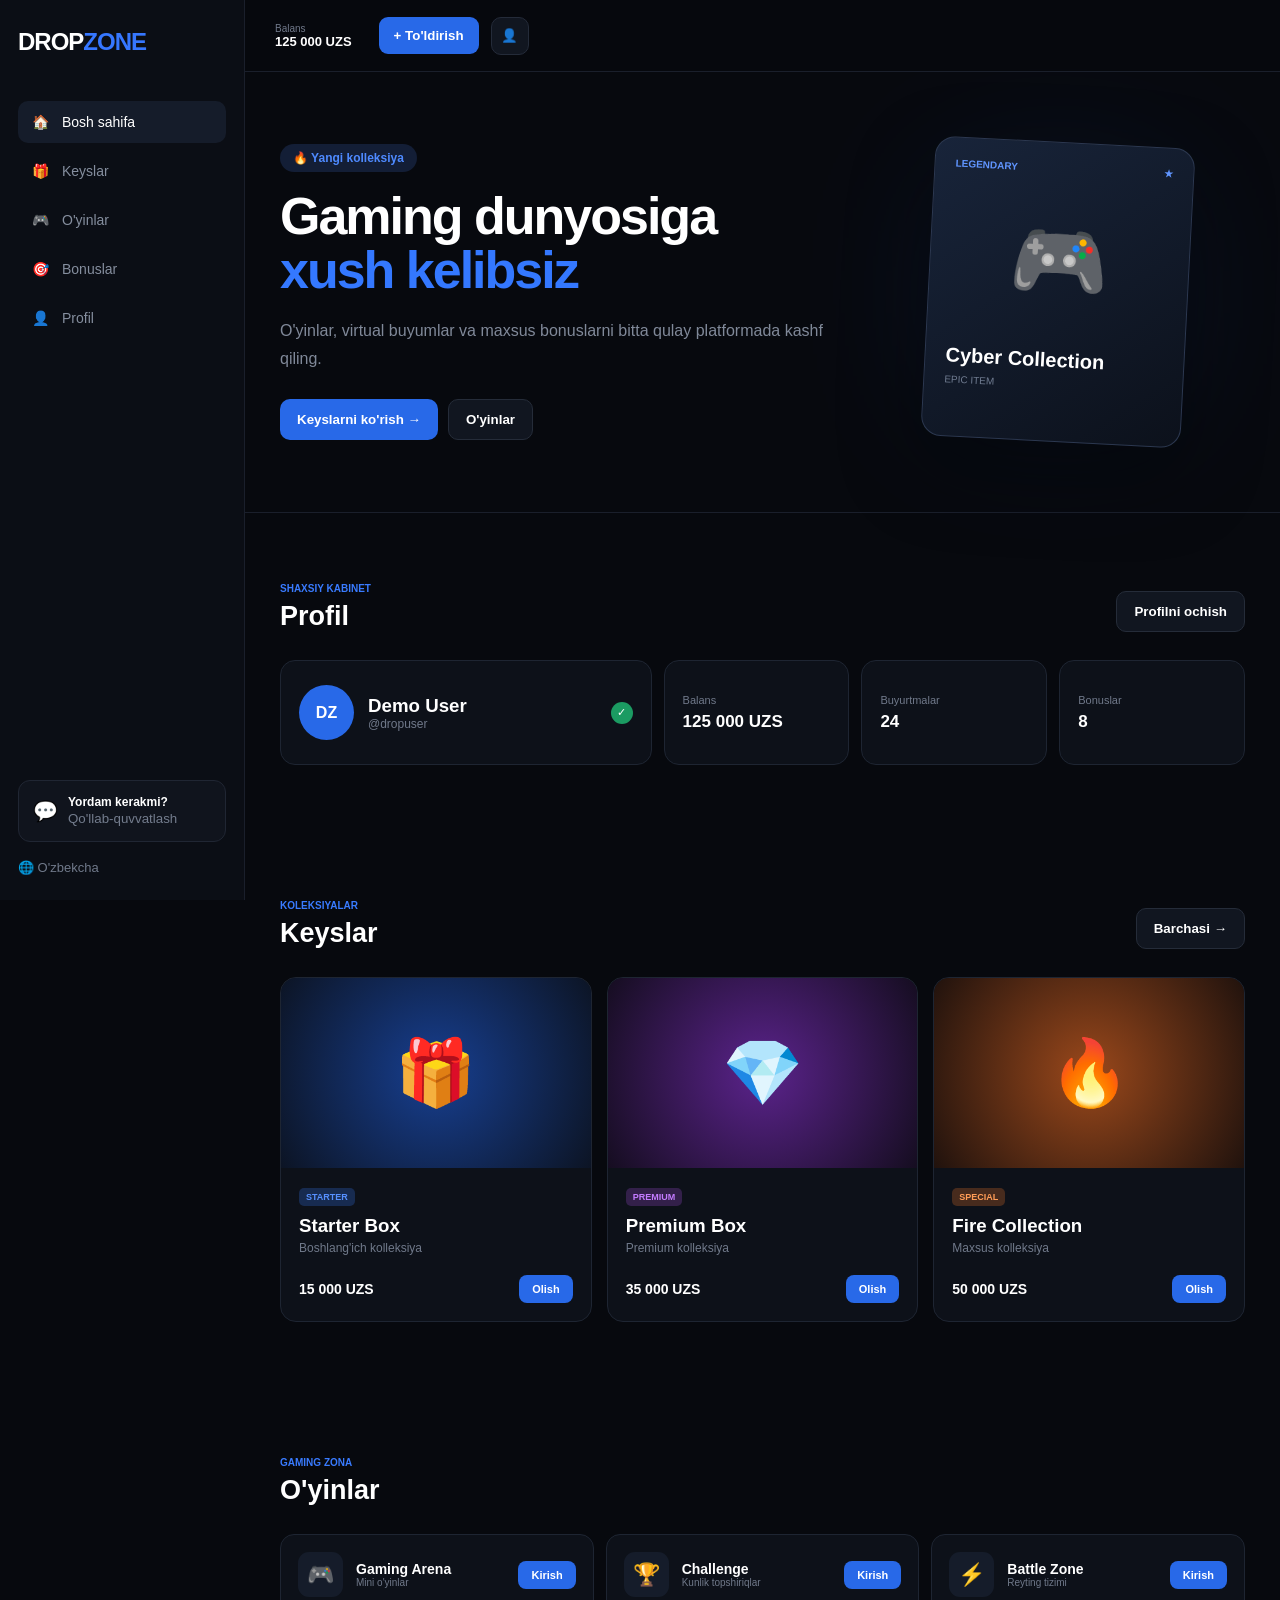
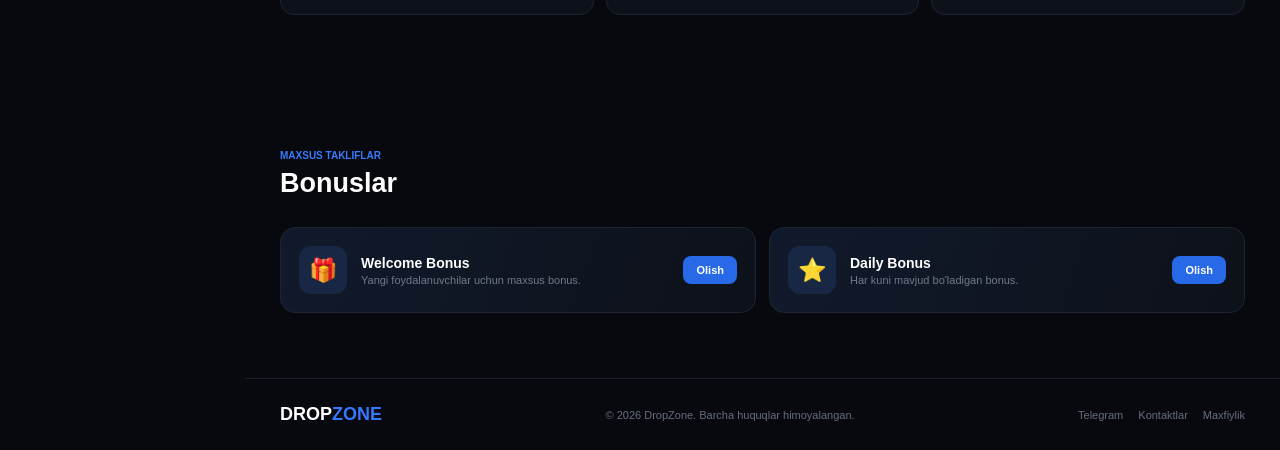
<file: index.html>
<!DOCTYPE html>
<html lang="uz">
<head>
  <meta charset="UTF-8">
  <meta name="viewport" content="width=device-width, initial-scale=1.0">

  <title>DropZone — Gaming Platform</title>

  <link rel="stylesheet" href="style.css">
</head>

<body>

  <!-- SIDEBAR -->

  <aside class="sidebar" id="sidebar">

    <div class="logo">
      DROP<span>ZONE</span>
    </div>

    <nav>

      <a href="#" class="nav-item active">
        <span>🏠</span>
        Bosh sahifa
      </a>

      <a href="#keys" class="nav-item">
        <span>🎁</span>
        Keyslar
      </a>

      <a href="#games" class="nav-item">
        <span>🎮</span>
        O'yinlar
      </a>

      <a href="#bonuses" class="nav-item">
        <span>🎯</span>
        Bonuslar
      </a>

      <a href="#profile" class="nav-item">
        <span>👤</span>
        Profil
      </a>

    </nav>

    <div class="sidebar-bottom">

      <div class="support">
        <span>💬</span>
        <div>
          <b>Yordam kerakmi?</b>
          <small>Qo'llab-quvvatlash</small>
        </div>
      </div>

      <div class="language">
        🌐 O'zbekcha
      </div>

    </div>

  </aside>


  <!-- MAIN -->

  <main class="main">

    <!-- HEADER -->

    <header class="header">

      <button
        class="menu-button"
        onclick="toggleSidebar()"
      >
        ☰
      </button>

      <div class="mobile-logo">
        DROP<span>ZONE</span>
      </div>

      <div class="header-right">

        <div class="balance">
          <span>Balans</span>
          <b id="balance">125 000 UZS</b>
        </div>

        <button
          class="deposit"
          onclick="openDeposit()"
        >
          + To'ldirish
        </button>

        <button
          class="profile-button"
          onclick="showProfile()"
        >
          👤
        </button>

      </div>

    </header>


    <!-- CONTENT -->

    <div class="content">

      <!-- HERO -->

      <section class="hero">

        <div class="hero-content">

          <div class="hero-badge">
            🔥 Yangi kolleksiya
          </div>

          <h1>
            Gaming dunyosiga
            <span>xush kelibsiz</span>
          </h1>

          <p>
            O'yinlar, virtual buyumlar va maxsus bonuslarni
            bitta qulay platformada kashf qiling.
          </p>

          <div class="hero-buttons">

            <button
              class="primary-button"
              onclick="scrollToSection('keys')"
            >
              Keyslarni ko'rish →
            </button>

            <button
              class="secondary-button"
              onclick="scrollToSection('games')"
            >
              O'yinlar
            </button>

          </div>

        </div>

        <div class="hero-art">
          <div class="glow"></div>

          <div class="game-card big-card">

            <div class="card-top">
              <span>LEGENDARY</span>
              <span>★</span>
            </div>

            <div class="weapon">
              🎮
            </div>

            <h3>Cyber Collection</h3>

            <div class="rarity">
              EPIC ITEM
            </div>

          </div>
        </div>

      </section>


      <!-- PROFILE -->

      <section id="profile" class="section">

        <div class="section-header">

          <div>
            <small>SHAXSIY KABINET</small>
            <h2>Profil</h2>
          </div>

          <button
            class="outline-button"
            onclick="showProfile()"
          >
            Profilni ochish
          </button>

        </div>


        <div class="profile-grid">

          <div class="profile-card">

            <div class="avatar">
              DZ
            </div>

            <div>
              <h3>Demo User</h3>
              <p>@dropuser</p>
            </div>

            <div class="verified">
              ✓
            </div>

          </div>


          <div class="stat-card">

            <span>Balans</span>
            <strong id="profileBalance">
              125 000 UZS
            </strong>

          </div>


          <div class="stat-card">

            <span>Buyurtmalar</span>
            <strong>
              24
            </strong>

          </div>


          <div class="stat-card">

            <span>Bonuslar</span>
            <strong>
              8
            </strong>

          </div>

        </div>

      </section>


      <!-- KEYS -->

      <section id="keys" class="section">

        <div class="section-header">

          <div>
            <small>KOLEKSIYALAR</small>
            <h2>Keyslar</h2>
          </div>

          <button class="outline-button">
            Barchasi →
          </button>

        </div>


        <div class="products">

          <div class="product">

            <div class="product-image blue">
              🎁
            </div>

            <div class="product-body">

              <span class="tag">
                STARTER
              </span>

              <h3>Starter Box</h3>

              <p>
                Boshlang'ich kolleksiya
              </p>

              <div class="product-bottom">

                <strong>
                  15 000 UZS
                </strong>

                <button onclick="buyItem('Starter Box', 15000)">
                  Olish
                </button>

              </div>

            </div>

          </div>


          <div class="product">

            <div class="product-image purple">
              💎
            </div>

            <div class="product-body">

              <span class="tag purple-tag">
                PREMIUM
              </span>

              <h3>Premium Box</h3>

              <p>
                Premium kolleksiya
              </p>

              <div class="product-bottom">

                <strong>
                  35 000 UZS
                </strong>

                <button onclick="buyItem('Premium Box', 35000)">
                  Olish
                </button>

              </div>

            </div>

          </div>


          <div class="product">

            <div class="product-image orange">
              🔥
            </div>

            <div class="product-body">

              <span class="tag orange-tag">
                SPECIAL
              </span>

              <h3>Fire Collection</h3>

              <p>
                Maxsus kolleksiya
              </p>

              <div class="product-bottom">

                <strong>
                  50 000 UZS
                </strong>

                <button onclick="buyItem('Fire Collection', 50000)">
                  Olish
                </button>

              </div>

            </div>

          </div>

        </div>

      </section>


      <!-- GAMES -->

      <section id="games" class="section">

        <div class="section-header">

          <div>
            <small>GAMING ZONA</small>
            <h2>O'yinlar</h2>
          </div>

        </div>


        <div class="games-grid">

          <div class="game">

            <div class="game-icon">
              🎮
            </div>

            <div>
              <h3>Gaming Arena</h3>
              <p>Mini o'yinlar</p>
            </div>

            <button onclick="gameInfo('Gaming Arena')">
              Kirish
            </button>

          </div>


          <div class="game">

            <div class="game-icon">
              🏆
            </div>

            <div>
              <h3>Challenge</h3>
              <p>Kunlik topshiriqlar</p>
            </div>

            <button onclick="gameInfo('Challenge')">
              Kirish
            </button>

          </div>


          <div class="game">

            <div class="game-icon">
              ⚡
            </div>

            <div>
              <h3>Battle Zone</h3>
              <p>Reyting tizimi</p>
            </div>

            <button onclick="gameInfo('Battle Zone')">
              Kirish
            </button>

          </div>

        </div>

      </section>


      <!-- BONUSES -->

      <section id="bonuses" class="section">

        <div class="section-header">

          <div>
            <small>MAXSUS TAKLIFLAR</small>
            <h2>Bonuslar</h2>
          </div>

        </div>


        <div class="bonus-grid">

          <div class="bonus">

            <div class="bonus-icon">
              🎁
            </div>

            <div>
              <h3>Welcome Bonus</h3>
              <p>
                Yangi foydalanuvchilar uchun maxsus bonus.
              </p>
            </div>

            <button onclick="claimBonus()">
              Olish
            </button>

          </div>


          <div class="bonus">

            <div class="bonus-icon">
              ⭐
            </div>

            <div>
              <h3>Daily Bonus</h3>
              <p>
                Har kuni mavjud bo'ladigan bonus.
              </p>
            </div>

            <button onclick="claimBonus()">
              Olish
            </button>

          </div>

        </div>

      </section>


      <!-- FOOTER -->

      <footer>

        <div class="footer-logo">
          DROP<span>ZONE</span>
        </div>

        <p>
          © 2026 DropZone. Barcha huquqlar himoyalangan.
        </p>

        <div class="footer-links">
          <a href="#">Telegram</a>
          <a href="#">Kontaktlar</a>
          <a href="#">Maxfiylik</a>
        </div>

      </footer>

    </div>

  </main>


  <!-- DEPOSIT MODAL -->

  <div
    class="modal"
    id="depositModal"
  >

    <div class="modal-box">

      <button
        class="close"
        onclick="closeDeposit()"
      >
        ×
      </button>

      <h2>Balansni to'ldirish</h2>

      <p>
        Demo versiyada to'lov tizimi ulanmagan.
      </p>

      <div class="amounts">

        <button onclick="selectAmount(10000)">
          10 000
        </button>

        <button onclick="selectAmount(25000)">
          25 000
        </button>

        <button onclick="selectAmount(50000)">
          50 000
        </button>

        <button onclick="selectAmount(100000)">
          100 000
        </button>

      </div>

    </div>

  </div>


  <script src="app.js"></script>

</body>
</html>
</file>
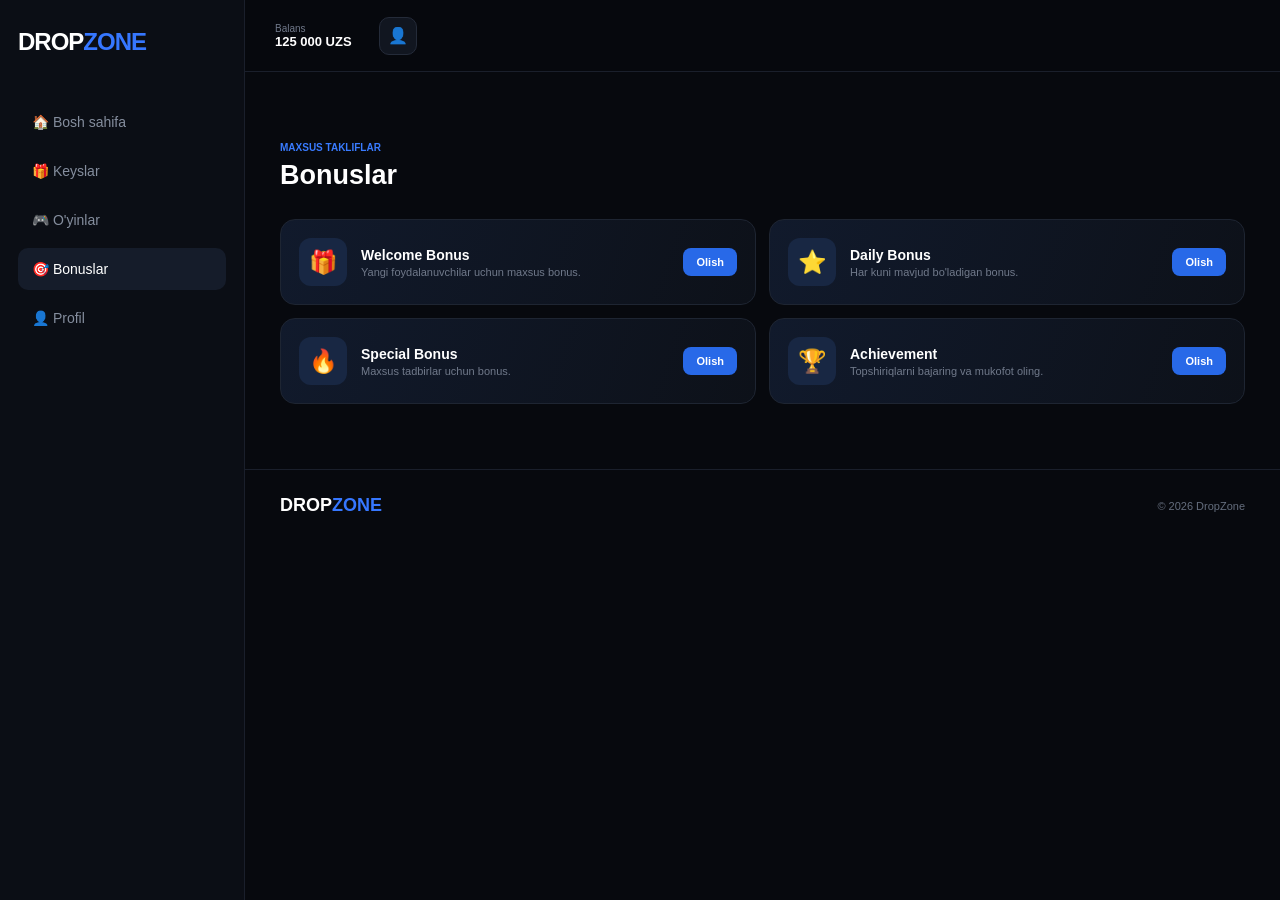
<file: bonuses.html>
<!DOCTYPE html>
<html lang="uz">
<head>
  <meta charset="UTF-8">
  <meta name="viewport" content="width=device-width, initial-scale=1.0">
  <title>Bonuslar — DropZone</title>
  <link rel="stylesheet" href="style.css">
</head>

<body>

<aside class="sidebar">
  <div class="logo">DROP<span>ZONE</span></div>

  <nav>
    <a href="index.html" class="nav-item">🏠 Bosh sahifa</a>
    <a href="keys.html" class="nav-item">🎁 Keyslar</a>
    <a href="games.html" class="nav-item">🎮 O'yinlar</a>
    <a href="bonuses.html" class="nav-item active">🎯 Bonuslar</a>
    <a href="profile.html" class="nav-item">👤 Profil</a>
  </nav>
</aside>

<main class="main">

<header class="header">

  <a href="index.html" class="mobile-logo">
    DROP<span>ZONE</span>
  </a>

  <div class="header-right">

    <div class="balance">
      <span>Balans</span>
      <b>125 000 UZS</b>
    </div>

    <a href="profile.html" class="profile-button"
       style="display:flex;align-items:center;justify-content:center;">
      👤
    </a>

  </div>

</header>

<div class="content">

<section class="section">

  <div class="section-header">
    <div>
      <small>MAXSUS TAKLIFLAR</small>
      <h2>Bonuslar</h2>
    </div>
  </div>

  <div class="bonus-grid">

    <div class="bonus">
      <div class="bonus-icon">🎁</div>

      <div>
        <h3>Welcome Bonus</h3>
        <p>Yangi foydalanuvchilar uchun maxsus bonus.</p>
      </div>

      <button onclick="claim('Welcome Bonus')">
        Olish
      </button>
    </div>

    <div class="bonus">
      <div class="bonus-icon">⭐</div>

      <div>
        <h3>Daily Bonus</h3>
        <p>Har kuni mavjud bo'ladigan bonus.</p>
      </div>

      <button onclick="claim('Daily Bonus')">
        Olish
      </button>
    </div>

    <div class="bonus">
      <div class="bonus-icon">🔥</div>

      <div>
        <h3>Special Bonus</h3>
        <p>Maxsus tadbirlar uchun bonus.</p>
      </div>

      <button onclick="claim('Special Bonus')">
        Olish
      </button>
    </div>

    <div class="bonus">
      <div class="bonus-icon">🏆</div>

      <div>
        <h3>Achievement</h3>
        <p>Topshiriqlarni bajaring va mukofot oling.</p>
      </div>

      <button onclick="claim('Achievement')">
        Olish
      </button>
    </div>

  </div>

</section>

<footer>
  <div class="footer-logo">DROP<span>ZONE</span></div>
  <p>© 2026 DropZone</p>
</footer>

</div>
</main>

<script>
function claim(name) {
  alert(
    name +
    "\n\nDemo versiyada bonus tizimi backend bilan ulanadi."
  );
}
</script>

</body>
</html>
</file>
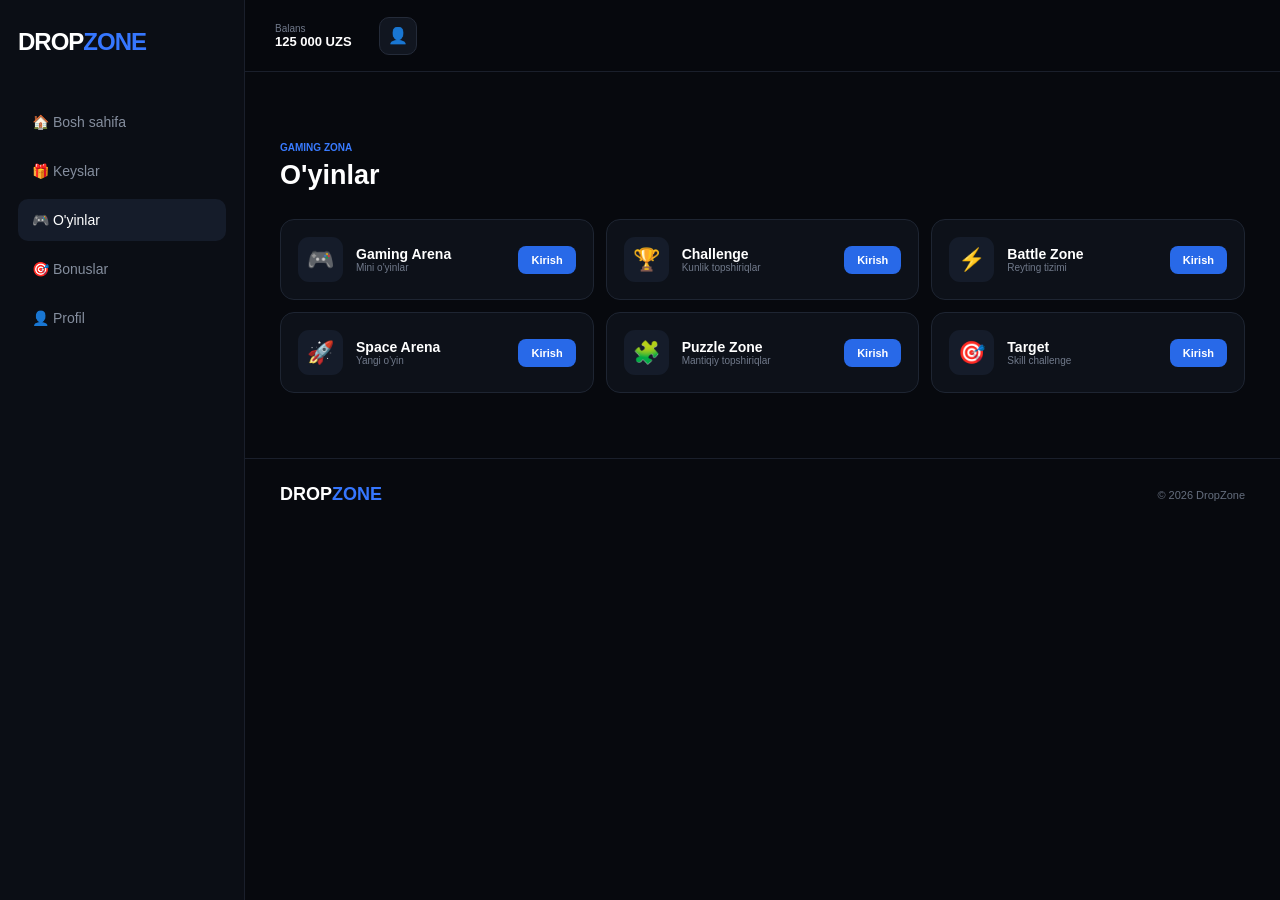
<file: games.html>
<!DOCTYPE html>
<html lang="uz">
<head>
  <meta charset="UTF-8">
  <meta name="viewport" content="width=device-width, initial-scale=1.0">
  <title>O'yinlar — DropZone</title>
  <link rel="stylesheet" href="style.css">
</head>

<body>

<aside class="sidebar">
  <div class="logo">DROP<span>ZONE</span></div>

  <nav>
    <a href="index.html" class="nav-item">🏠 Bosh sahifa</a>
    <a href="keys.html" class="nav-item">🎁 Keyslar</a>
    <a href="games.html" class="nav-item active">🎮 O'yinlar</a>
    <a href="bonuses.html" class="nav-item">🎯 Bonuslar</a>
    <a href="profile.html" class="nav-item">👤 Profil</a>
  </nav>
</aside>

<main class="main">

<header class="header">
  <a href="index.html" class="mobile-logo">
    DROP<span>ZONE</span>
  </a>

  <div class="header-right">
    <div class="balance">
      <span>Balans</span>
      <b>125 000 UZS</b>
    </div>

    <a href="profile.html" class="profile-button"
       style="display:flex;align-items:center;justify-content:center;">
      👤
    </a>
  </div>
</header>

<div class="content">

<section class="section">

  <div class="section-header">
    <div>
      <small>GAMING ZONA</small>
      <h2>O'yinlar</h2>
    </div>
  </div>

  <div class="games-grid">

    <div class="game">
      <div class="game-icon">🎮</div>

      <div>
        <h3>Gaming Arena</h3>
        <p>Mini o'yinlar</p>
      </div>

      <button onclick="openGame('Gaming Arena')">
        Kirish
      </button>
    </div>

    <div class="game">
      <div class="game-icon">🏆</div>

      <div>
        <h3>Challenge</h3>
        <p>Kunlik topshiriqlar</p>
      </div>

      <button onclick="openGame('Challenge')">
        Kirish
      </button>
    </div>

    <div class="game">
      <div class="game-icon">⚡</div>

      <div>
        <h3>Battle Zone</h3>
        <p>Reyting tizimi</p>
      </div>

      <button onclick="openGame('Battle Zone')">
        Kirish
      </button>
    </div>

    <div class="game">
      <div class="game-icon">🚀</div>

      <div>
        <h3>Space Arena</h3>
        <p>Yangi o'yin</p>
      </div>

      <button onclick="openGame('Space Arena')">
        Kirish
      </button>
    </div>

    <div class="game">
      <div class="game-icon">🧩</div>

      <div>
        <h3>Puzzle Zone</h3>
        <p>Mantiqiy topshiriqlar</p>
      </div>

      <button onclick="openGame('Puzzle Zone')">
        Kirish
      </button>
    </div>

    <div class="game">
      <div class="game-icon">🎯</div>

      <div>
        <h3>Target</h3>
        <p>Skill challenge</p>
      </div>

      <button onclick="openGame('Target')">
        Kirish
      </button>
    </div>

  </div>

</section>

<footer>
  <div class="footer-logo">DROP<span>ZONE</span></div>
  <p>© 2026 DropZone</p>
</footer>

</div>
</main>

<script>
function openGame(name) {
  alert(
    name +
    "\n\nBu bo'lim hozir demo rejimida."
  );
}
</script>

</body>
</html>
</file>
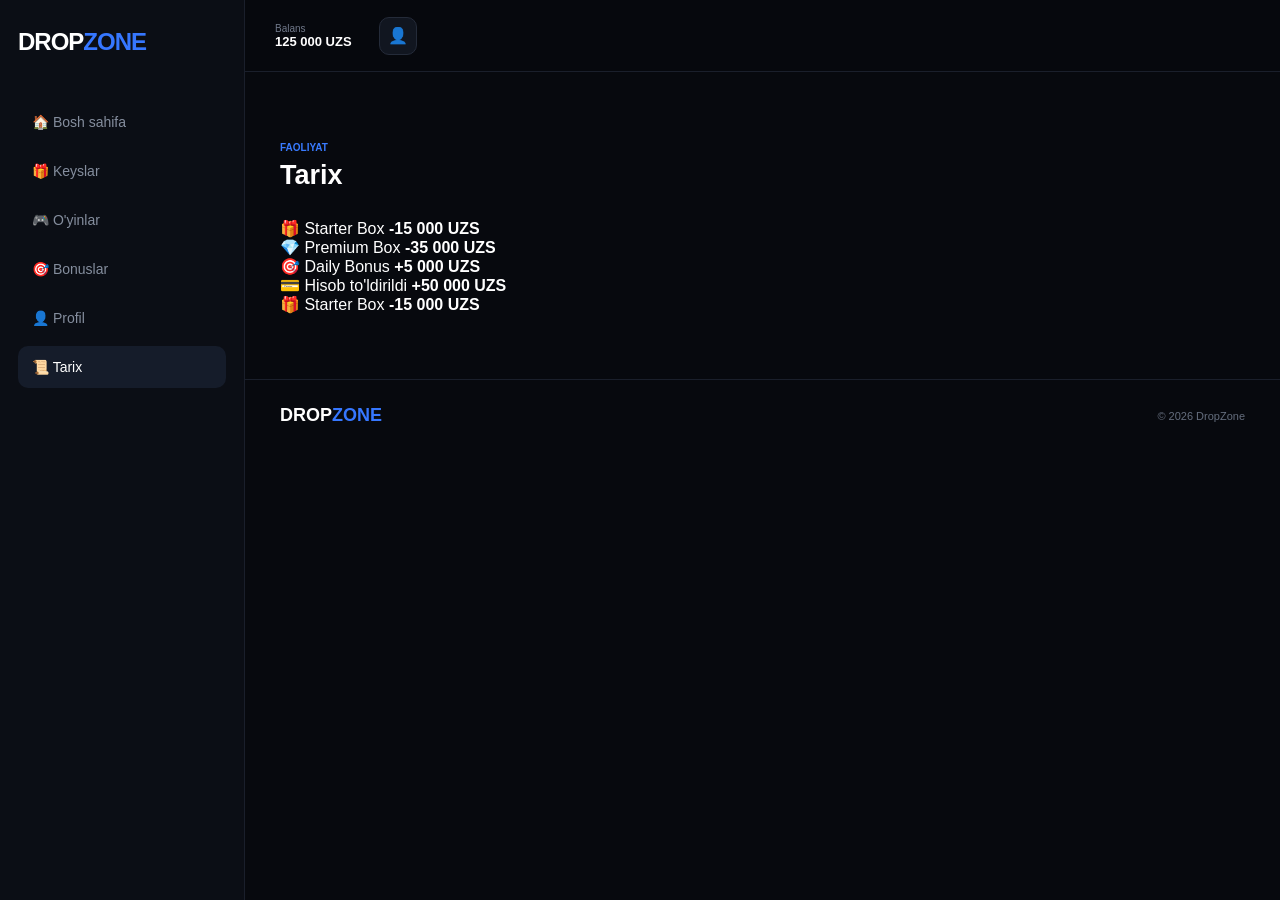
<file: history.html>
<!DOCTYPE html>
<html lang="uz">
<head>
  <meta charset="UTF-8">
  <meta name="viewport" content="width=device-width, initial-scale=1.0">
  <title>Tarix — DropZone</title>
  <link rel="stylesheet" href="style.css">
</head>

<body>

<aside class="sidebar">
  <div class="logo">DROP<span>ZONE</span></div>

  <nav>
    <a href="index.html" class="nav-item">🏠 Bosh sahifa</a>
    <a href="keys.html" class="nav-item">🎁 Keyslar</a>
    <a href="games.html" class="nav-item">🎮 O'yinlar</a>
    <a href="bonuses.html" class="nav-item">🎯 Bonuslar</a>
    <a href="profile.html" class="nav-item">👤 Profil</a>
    <a href="history.html" class="nav-item active">📜 Tarix</a>
  </nav>
</aside>

<main class="main">

<header class="header">

  <a href="index.html" class="mobile-logo">
    DROP<span>ZONE</span>
  </a>

  <div class="header-right">

    <div class="balance">
      <span>Balans</span>
      <b>125 000 UZS</b>
    </div>

    <a href="profile.html" class="profile-button"
       style="display:flex;align-items:center;justify-content:center;">
      👤
    </a>

  </div>

</header>

<div class="content">

<section class="section">

  <div class="section-header">
    <div>
      <small>FAOLIYAT</small>
      <h2>Tarix</h2>
    </div>
  </div>

  <div class="profile-main-card history">

    <div class="history-item">
      <span>🎁 Starter Box</span>
      <b>-15 000 UZS</b>
    </div>

    <div class="history-item">
      <span>💎 Premium Box</span>
      <b>-35 000 UZS</b>
    </div>

    <div class="history-item">
      <span>🎯 Daily Bonus</span>
      <b class="positive">+5 000 UZS</b>
    </div>

    <div class="history-item">
      <span>💳 Hisob to'ldirildi</span>
      <b class="positive">+50 000 UZS</b>
    </div>

    <div class="history-item">
      <span>🎁 Starter Box</span>
      <b>-15 000 UZS</b>
    </div>

  </div>

</section>

<footer>
  <div class="footer-logo">DROP<span>ZONE</span></div>
  <p>© 2026 DropZone</p>
</footer>

</div>
</main>

</body>
</html>
</file>
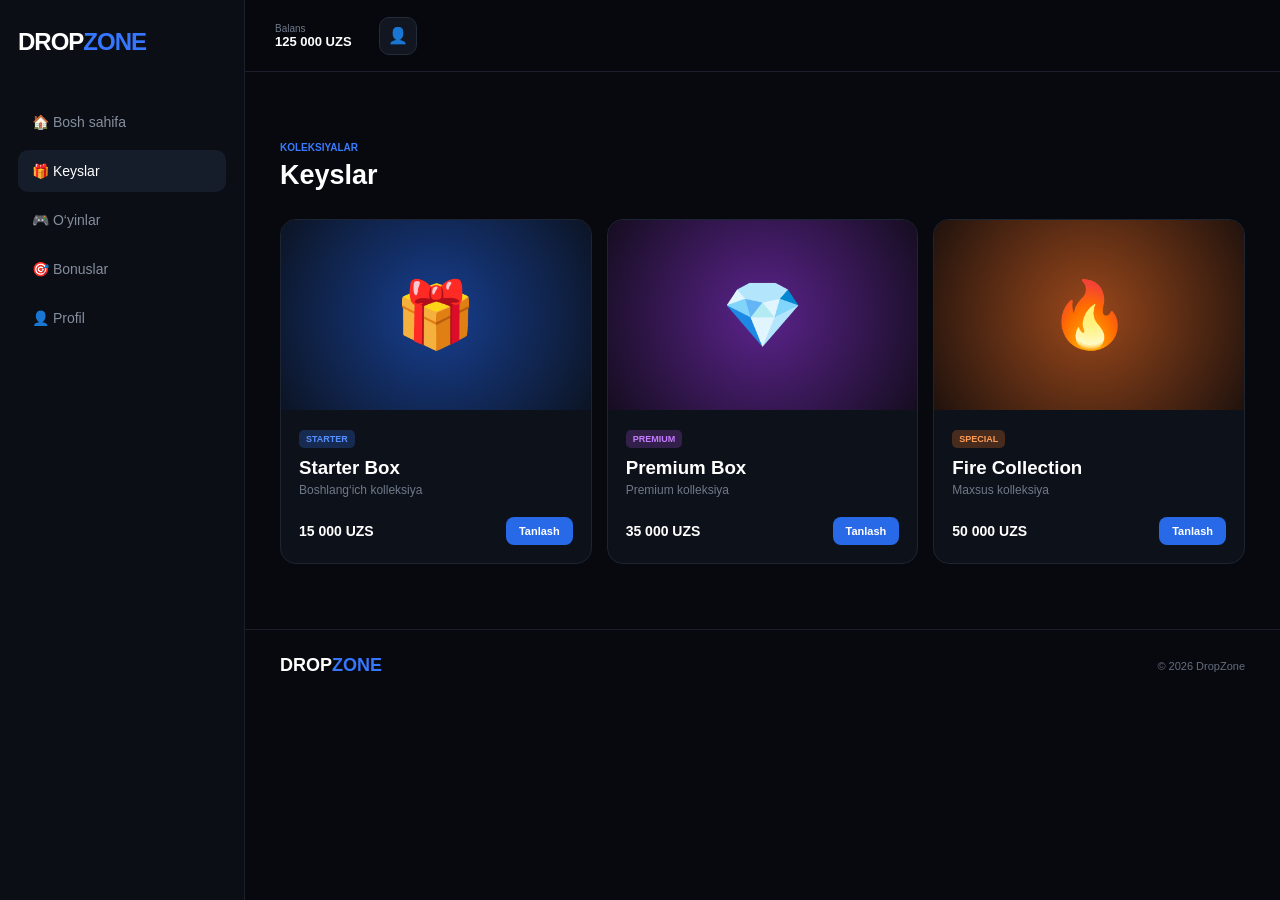
<file: keys.html>
<!DOCTYPE html>
<html lang="uz">

<head>

  <meta charset="UTF-8">

  <meta
    name="viewport"
    content="width=device-width, initial-scale=1.0"
  >

  <title>Keyslar — DropZone</title>

  <link
    rel="stylesheet"
    href="style.css"
  >

</head>


<body>


  <aside class="sidebar">

    <div class="logo">
      DROP<span>ZONE</span>
    </div>

    <nav>

      <a href="index.html" class="nav-item">
        🏠 Bosh sahifa
      </a>

      <a href="keys.html" class="nav-item active">
        🎁 Keyslar
      </a>

      <a href="index.html#games" class="nav-item">
        🎮 O‘yinlar
      </a>

      <a href="index.html#bonuses" class="nav-item">
        🎯 Bonuslar
      </a>

      <a href="profile.html" class="nav-item">
        👤 Profil
      </a>

    </nav>

  </aside>


  <main class="main">

    <header class="header">

      <a href="index.html" class="mobile-logo">
        DROP<span>ZONE</span>
      </a>

      <div class="header-right">

        <div class="balance">

          <span>
            Balans
          </span>

          <b>
            125 000 UZS
          </b>

        </div>

        <a
          href="profile.html"
          class="profile-button"
          style="
            display:flex;
            align-items:center;
            justify-content:center;
          "
        >
          👤
        </a>

      </div>

    </header>


    <div class="content">

      <section class="section">

        <div class="section-header">

          <div>

            <small>
              KOLEKSIYALAR
            </small>

            <h2>
              Keyslar
            </h2>

          </div>

        </div>


        <div class="products">


          <div class="product">

            <div class="product-image blue">
              🎁
            </div>

            <div class="product-body">

              <span class="tag">
                STARTER
              </span>

              <h3>
                Starter Box
              </h3>

              <p>
                Boshlang‘ich kolleksiya
              </p>

              <div class="product-bottom">

                <strong>
                  15 000 UZS
                </strong>

                <button
                  onclick="selectKey('Starter Box')"
                >
                  Tanlash
                </button>

              </div>

            </div>

          </div>


          <div class="product">

            <div class="product-image purple">
              💎
            </div>

            <div class="product-body">

              <span class="tag purple-tag">
                PREMIUM
              </span>

              <h3>
                Premium Box
              </h3>

              <p>
                Premium kolleksiya
              </p>

              <div class="product-bottom">

                <strong>
                  35 000 UZS
                </strong>

                <button
                  onclick="selectKey('Premium Box')"
                >
                  Tanlash
                </button>

              </div>

            </div>

          </div>


          <div class="product">

            <div class="product-image orange">
              🔥
            </div>

            <div class="product-body">

              <span class="tag orange-tag">
                SPECIAL
              </span>

              <h3>
                Fire Collection
              </h3>

              <p>
                Maxsus kolleksiya
              </p>

              <div class="product-bottom">

                <strong>
                  50 000 UZS
                </strong>

                <button
                  onclick="selectKey('Fire Collection')"
                >
                  Tanlash
                </button>

              </div>

            </div>

          </div>


        </div>

      </section>


      <footer>

        <div class="footer-logo">
          DROP<span>ZONE</span>
        </div>

        <p>
          © 2026 DropZone
        </p>

      </footer>

    </div>

  </main>


  <script>

    function selectKey(name) {

      alert(
        name +
        "\n\nBu demo katalog. Haqiqiy xarid/to‘lov tizimi backend orqali ulanadi."
      );

    }

  </script>


</body>

</html>
</file>
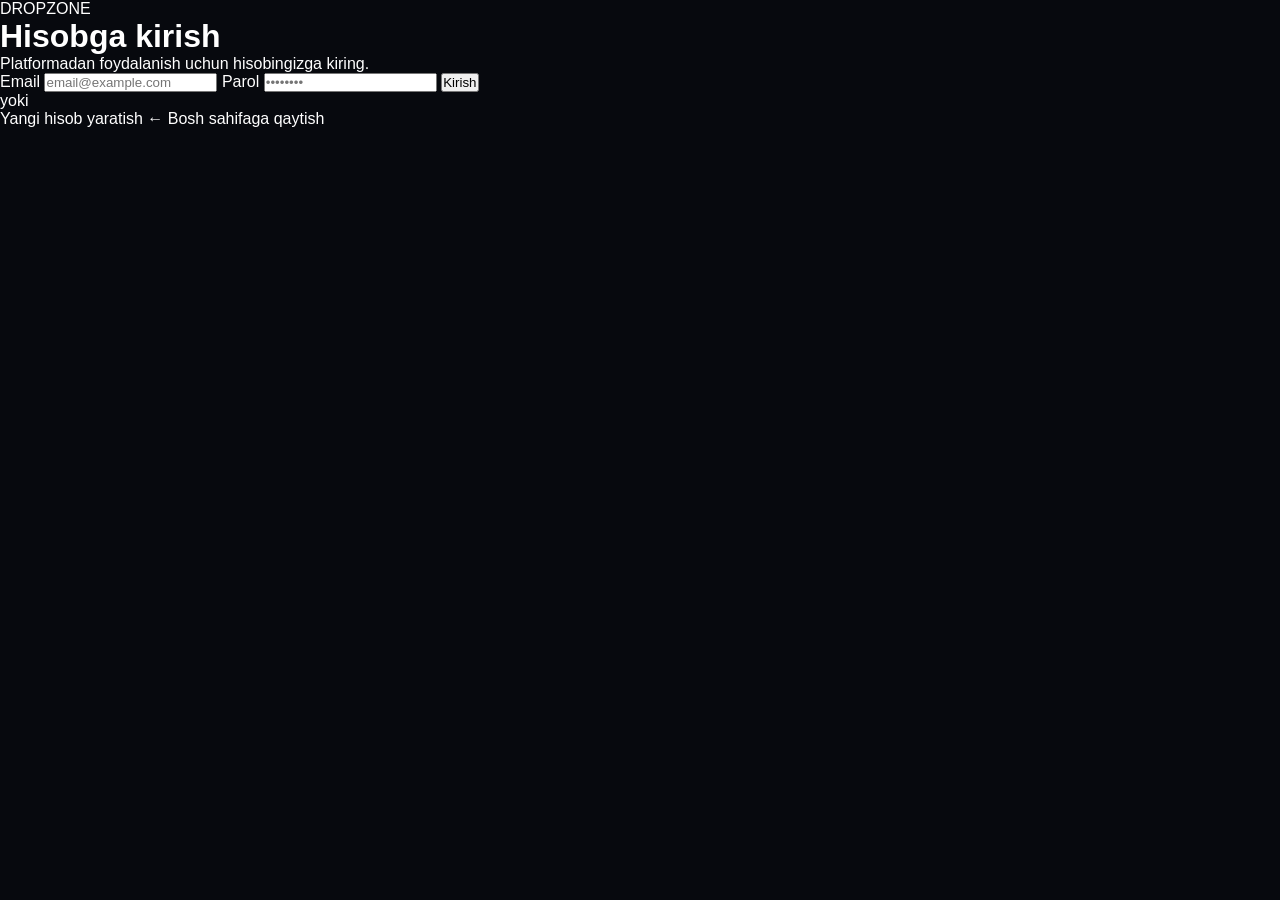
<file: login.html>
<!DOCTYPE html>
<html lang="uz">
<head>
  <meta charset="UTF-8">
  <meta name="viewport" content="width=device-width, initial-scale=1.0">
  <title>Kirish — DropZone</title>
  <link rel="stylesheet" href="style.css">
</head>

<body class="auth-page">

  <div class="auth-box">

    <a href="index.html" class="auth-logo">
      DROP<span>ZONE</span>
    </a>

    <h1>Hisobga kirish</h1>

    <p class="auth-desc">
      Platformadan foydalanish uchun hisobingizga kiring.
    </p>

    <form id="loginForm">

      <label>Email</label>
      <input
        id="loginEmail"
        type="email"
        placeholder="email@example.com"
        required
      >

      <label>Parol</label>
      <input
        id="loginPassword"
        type="password"
        placeholder="••••••••"
        required
      >

      <button class="auth-button" type="submit">
        Kirish
      </button>

    </form>

    <div class="auth-divider">
      yoki
    </div>

    <a href="register.html" class="auth-secondary">
      Yangi hisob yaratish
    </a>

    <a href="index.html" class="back-home">
      ← Bosh sahifaga qaytish
    </a>

  </div>

  <script>
    document
      .getElementById("loginForm")
      .addEventListener("submit", function(event) {

        event.preventDefault();

        const email =
          document.getElementById("loginEmail").value;

        localStorage.setItem(
          "dropzone_user",
          email
        );

        window.location.href = "profile.html";

      });
  </script>

</body>
</html>
</file>
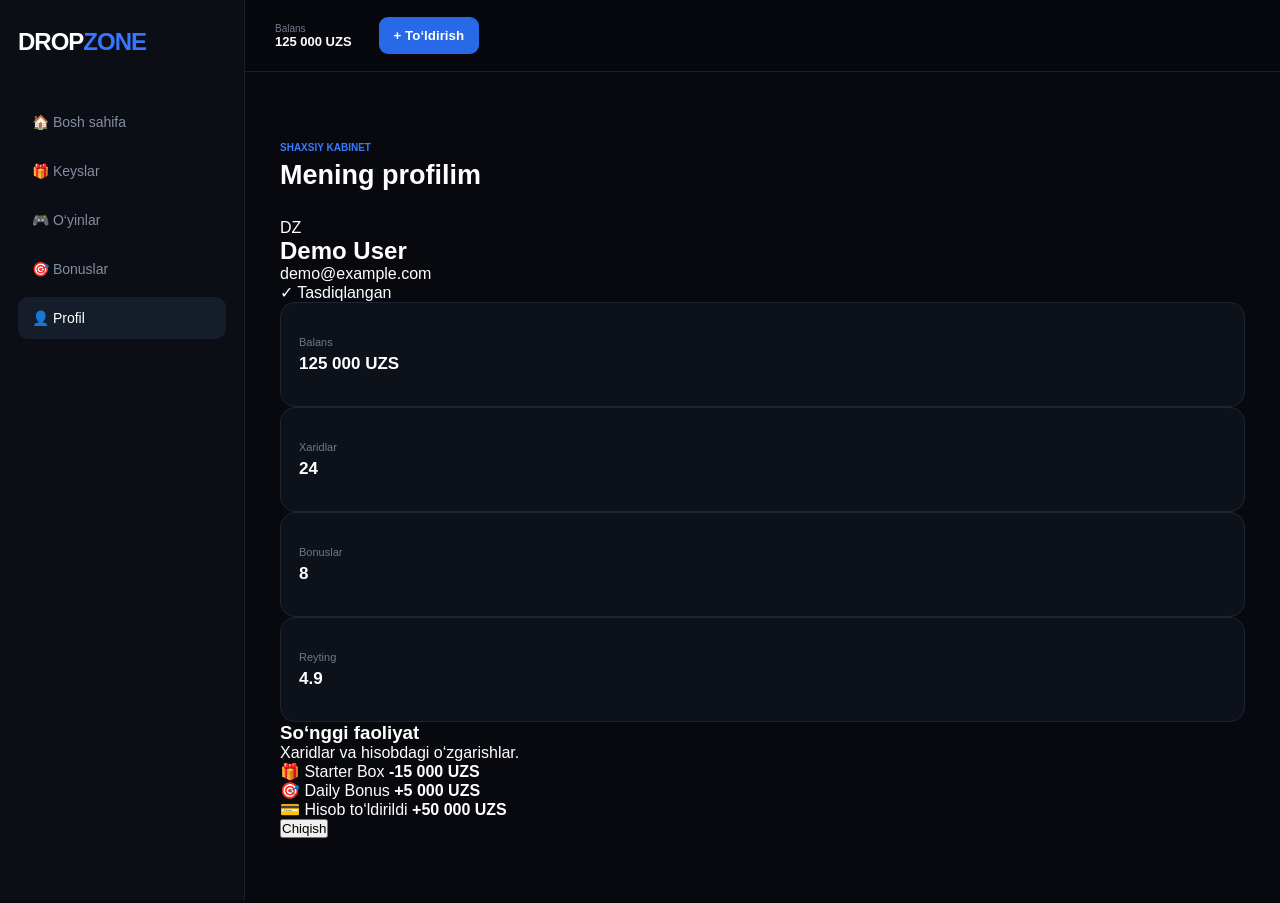
<file: profile.html>
<!DOCTYPE html>
<html lang="uz">
<head>
  <meta charset="UTF-8">
  <meta
    name="viewport"
    content="width=device-width, initial-scale=1.0"
  >

  <title>Profil — DropZone</title>

  <link
    rel="stylesheet"
    href="style.css"
  >
</head>

<body>

  <aside class="sidebar">

    <div class="logo">
      DROP<span>ZONE</span>
    </div>

    <nav>

      <a href="index.html" class="nav-item">
        🏠 Bosh sahifa
      </a>

      <a href="keys.html" class="nav-item">
        🎁 Keyslar
      </a>

      <a href="index.html#games" class="nav-item">
        🎮 O‘yinlar
      </a>

      <a href="index.html#bonuses" class="nav-item">
        🎯 Bonuslar
      </a>

      <a href="profile.html" class="nav-item active">
        👤 Profil
      </a>

    </nav>

  </aside>


  <main class="main">

    <header class="header">

      <a href="index.html" class="mobile-logo">
        DROP<span>ZONE</span>
      </a>

      <div class="header-right">

        <div class="balance">
          <span>Balans</span>

          <b id="balance">
            125 000 UZS
          </b>
        </div>

        <button
          class="deposit"
          onclick="addDemoBalance()"
        >
          + To‘ldirish
        </button>

      </div>

    </header>


    <div class="content">

      <section class="section">

        <div class="section-header">

          <div>

            <small>
              SHAXSIY KABINET
            </small>

            <h2>
              Mening profilim
            </h2>

          </div>

        </div>


        <div class="profile-page">

          <div class="profile-main-card">

            <div class="large-avatar" id="avatar">
              DZ
            </div>

            <div>

              <h2 id="name">
                Demo User
              </h2>

              <p id="email">
                demo@example.com
              </p>

              <span class="profile-status">
                ✓ Tasdiqlangan
              </span>

            </div>

          </div>


          <div class="profile-stat-grid">

            <div class="stat-card">

              <span>
                Balans
              </span>

              <strong id="profileBalance">
                125 000 UZS
              </strong>

            </div>


            <div class="stat-card">

              <span>
                Xaridlar
              </span>

              <strong>
                24
              </strong>

            </div>


            <div class="stat-card">

              <span>
                Bonuslar
              </span>

              <strong>
                8
              </strong>

            </div>


            <div class="stat-card">

              <span>
                Reyting
              </span>

              <strong>
                4.9
              </strong>

            </div>

          </div>


          <div class="profile-main-card history">

            <div>

              <h3>
                So‘nggi faoliyat
              </h3>

              <p>
                Xaridlar va hisobdagi o‘zgarishlar.
              </p>

            </div>

            <div class="history-item">

              <span>
                🎁 Starter Box
              </span>

              <b>
                -15 000 UZS
              </b>

            </div>

            <div class="history-item">

              <span>
                🎯 Daily Bonus
              </span>

              <b class="positive">
                +5 000 UZS
              </b>

            </div>

            <div class="history-item">

              <span>
                💳 Hisob to‘ldirildi
              </span>

              <b class="positive">
                +50 000 UZS
              </b>

            </div>

          </div>


          <button
            class="logout-button"
            onclick="logout()"
          >
            Chiqish
          </button>

        </div>

      </section>

    </div>

  </main>


  <script>

    const savedName =
      localStorage.getItem("dropzone_name");

    const savedEmail =
      localStorage.getItem("dropzone_user");

    const savedBalance =
      localStorage.getItem("dropzone_balance");


    if (savedName) {

      document
        .getElementById("name")
        .textContent = savedName;

      document
        .getElementById("avatar")
        .textContent =
        savedName
          .substring(0, 2)
          .toUpperCase();

    }


    if (savedEmail) {

      document
        .getElementById("email")
        .textContent =
        savedEmail;

    }


    if (savedBalance) {

      const formatted =
        Number(savedBalance)
          .toLocaleString("uz-UZ") +
        " UZS";

      document
        .getElementById("balance")
        .textContent = formatted;

      document
        .getElementById("profileBalance")
        .textContent = formatted;

    }


    function addDemoBalance() {

      let balance =
        Number(
          localStorage.getItem(
            "dropzone_balance"
          ) || 125000
        );

      balance += 50000;

      localStorage.setItem(
        "dropzone_balance",
        balance
      );

      location.reload();

    }


    function logout() {

      localStorage.removeItem(
        "dropzone_user"
      );

      localStorage.removeItem(
        "dropzone_name"
      );

      window.location.href =
        "index.html";

    }

  </script>

</body>
</html>
</file>
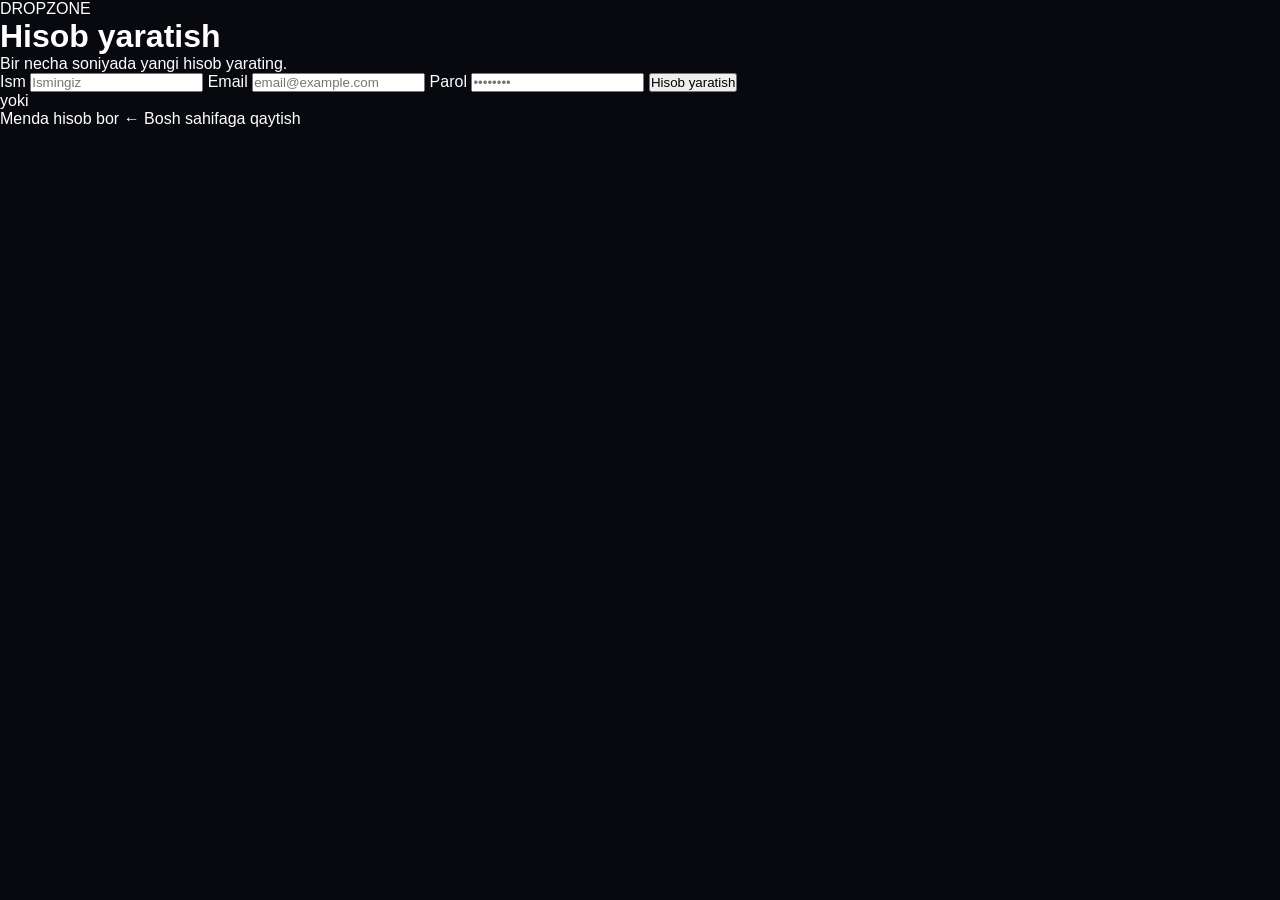
<file: register.html>
<!DOCTYPE html>
<html lang="uz">
<head>
  <meta charset="UTF-8">
  <meta name="viewport" content="width=device-width, initial-scale=1.0">
  <title>Ro‘yxatdan o‘tish — DropZone</title>
  <link rel="stylesheet" href="style.css">
</head>

<body class="auth-page">

  <div class="auth-box">

    <a href="index.html" class="auth-logo">
      DROP<span>ZONE</span>
    </a>

    <h1>Hisob yaratish</h1>

    <p class="auth-desc">
      Bir necha soniyada yangi hisob yarating.
    </p>

    <form id="registerForm">

      <label>Ism</label>

      <input
        id="registerName"
        type="text"
        placeholder="Ismingiz"
        required
      >

      <label>Email</label>

      <input
        id="registerEmail"
        type="email"
        placeholder="email@example.com"
        required
      >

      <label>Parol</label>

      <input
        id="registerPassword"
        type="password"
        placeholder="••••••••"
        minlength="6"
        required
      >

      <button class="auth-button" type="submit">
        Hisob yaratish
      </button>

    </form>

    <div class="auth-divider">
      yoki
    </div>

    <a href="login.html" class="auth-secondary">
      Menda hisob bor
    </a>

    <a href="index.html" class="back-home">
      ← Bosh sahifaga qaytish
    </a>

  </div>

  <script>

    document
      .getElementById("registerForm")
      .addEventListener("submit", function(event) {

        event.preventDefault();

        const name =
          document.getElementById("registerName").value;

        const email =
          document.getElementById("registerEmail").value;

        localStorage.setItem(
          "dropzone_name",
          name
        );

        localStorage.setItem(
          "dropzone_user",
          email
        );

        localStorage.setItem(
          "dropzone_balance",
          "125000"
        );

        window.location.href =
          "profile.html";

      });

  </script>

</body>
</html>
</file>
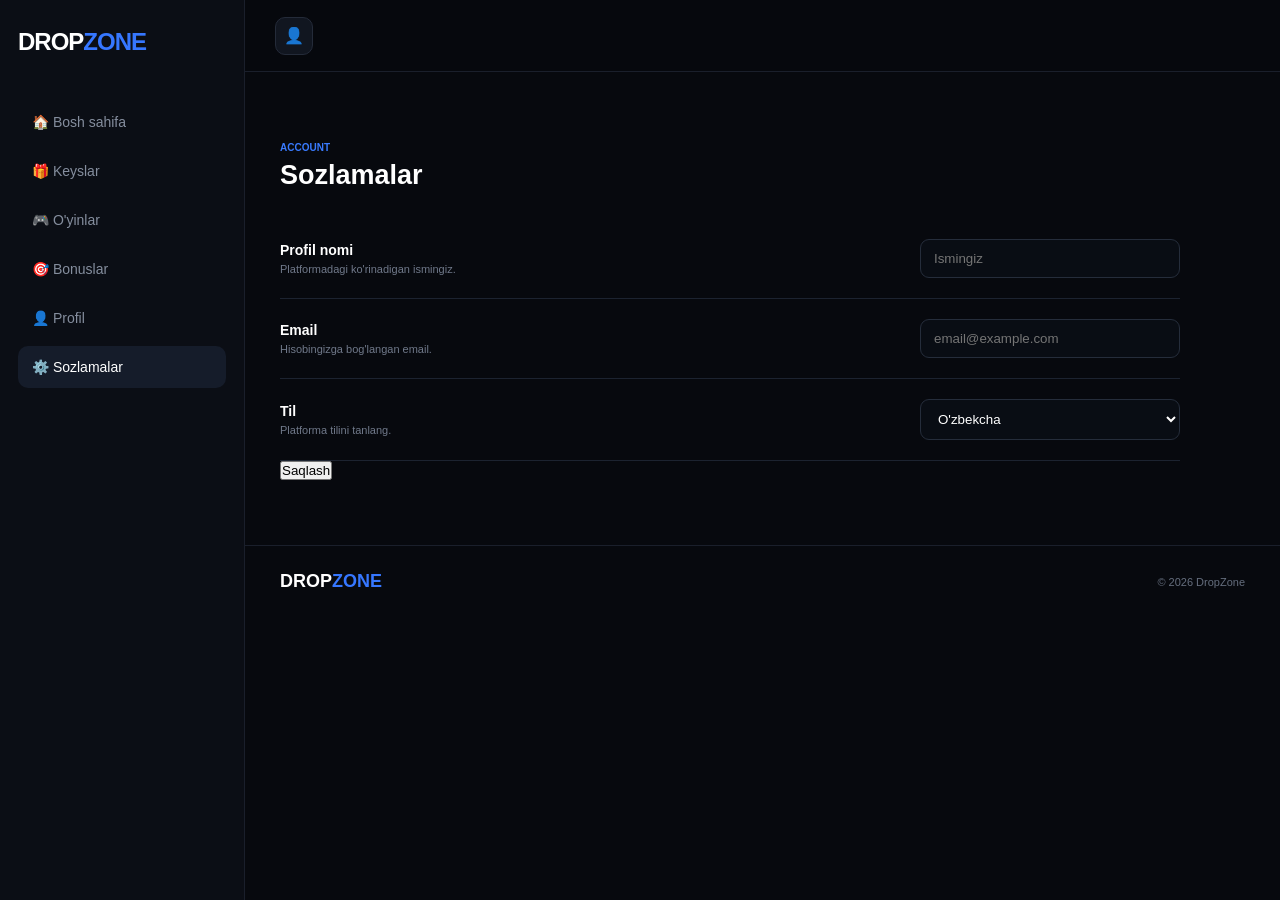
<file: settings.html>
<!DOCTYPE html>
<html lang="uz">
<head>
  <meta charset="UTF-8">
  <meta name="viewport" content="width=device-width, initial-scale=1.0">
  <title>Sozlamalar — DropZone</title>
  <link rel="stylesheet" href="style.css">
</head>

<body>

<aside class="sidebar">

  <div class="logo">
    DROP<span>ZONE</span>
  </div>

  <nav>
    <a href="index.html" class="nav-item">🏠 Bosh sahifa</a>
    <a href="keys.html" class="nav-item">🎁 Keyslar</a>
    <a href="games.html" class="nav-item">🎮 O'yinlar</a>
    <a href="bonuses.html" class="nav-item">🎯 Bonuslar</a>
    <a href="profile.html" class="nav-item">👤 Profil</a>
    <a href="settings.html" class="nav-item active">⚙️ Sozlamalar</a>
  </nav>

</aside>

<main class="main">

<header class="header">

  <a href="index.html" class="mobile-logo">
    DROP<span>ZONE</span>
  </a>

  <div class="header-right">

    <a href="profile.html" class="profile-button"
       style="display:flex;align-items:center;justify-content:center;">
      👤
    </a>

  </div>

</header>

<div class="content">

<section class="section">

  <div class="section-header">
    <div>
      <small>ACCOUNT</small>
      <h2>Sozlamalar</h2>
    </div>
  </div>


  <div class="profile-main-card settings-card">

    <div class="setting-row">

      <div>
        <h3>Profil nomi</h3>
        <p>Platformadagi ko'rinadigan ismingiz.</p>
      </div>

      <input
        id="username"
        class="setting-input"
        type="text"
        placeholder="Ismingiz"
      >

    </div>


    <div class="setting-row">

      <div>
        <h3>Email</h3>
        <p>Hisobingizga bog'langan email.</p>
      </div>

      <input
        id="email"
        class="setting-input"
        type="email"
        placeholder="email@example.com"
      >

    </div>


    <div class="setting-row">

      <div>
        <h3>Til</h3>
        <p>Platforma tilini tanlang.</p>
      </div>

      <select class="setting-input">
        <option>O'zbekcha</option>
        <option>Русский</option>
        <option>English</option>
      </select>

    </div>


    <button
      class="auth-button"
      onclick="saveSettings()"
    >
      Saqlash
    </button>

  </div>

</section>

<footer>
  <div class="footer-logo">DROP<span>ZONE</span></div>
  <p>© 2026 DropZone</p>
</footer>

</div>
</main>

<script>

const name =
  localStorage.getItem("dropzone_name");

const email =
  localStorage.getItem("dropzone_user");

if (name) {
  document.getElementById("username").value = name;
}

if (email) {
  document.getElementById("email").value = email;
}

function saveSettings() {

  const newName =
    document.getElementById("username").value;

  const newEmail =
    document.getElementById("email").value;

  localStorage.setItem(
    "dropzone_name",
    newName
  );

  localStorage.setItem(
    "dropzone_user",
    newEmail
  );

  alert("Sozlamalar saqlandi.");

}

</script>

</body>
</html>
</file>
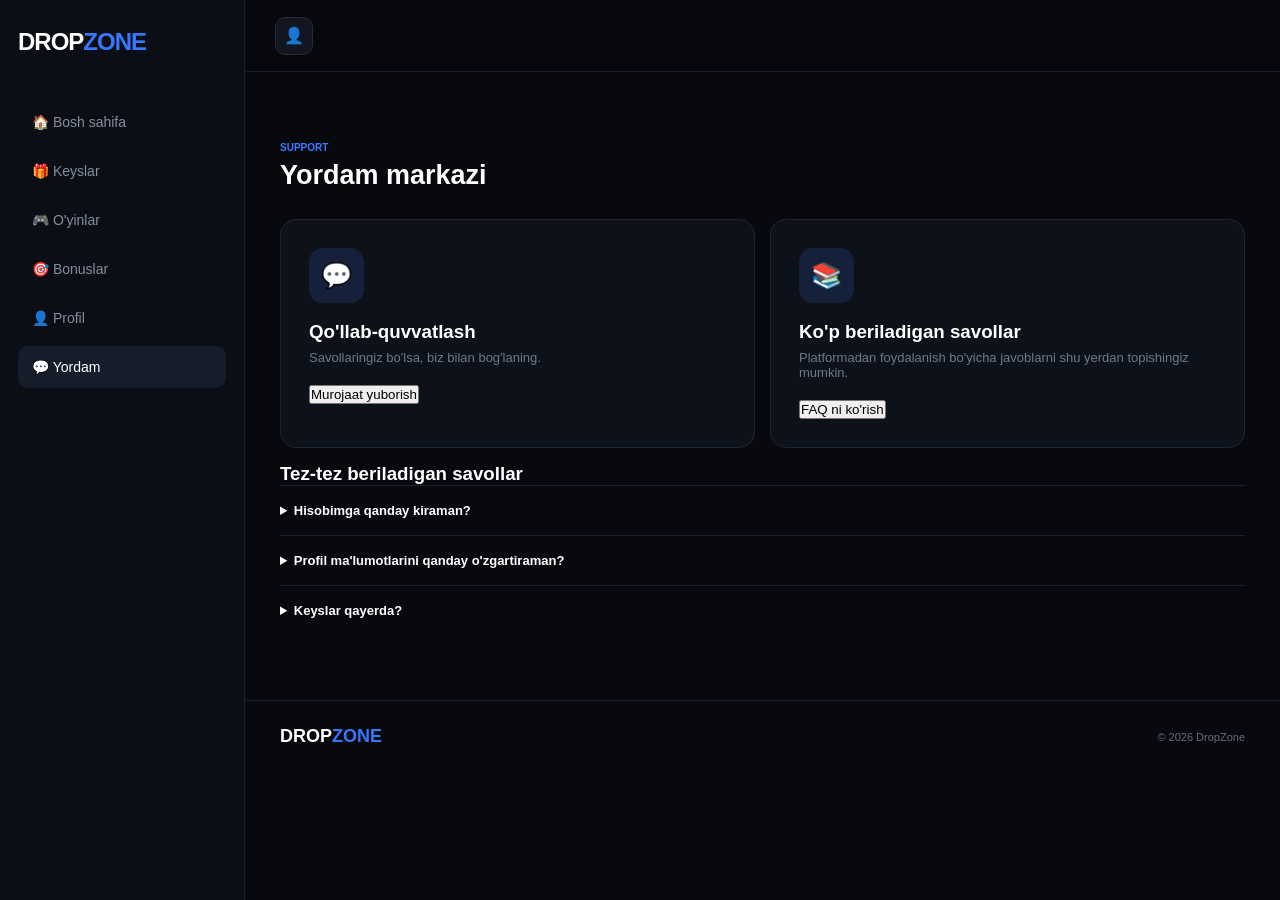
<file: support.html>
<!DOCTYPE html>
<html lang="uz">
<head>
  <meta charset="UTF-8">
  <meta name="viewport" content="width=device-width, initial-scale=1.0">
  <title>Yordam — DropZone</title>
  <link rel="stylesheet" href="style.css">
</head>

<body>

<aside class="sidebar">

  <div class="logo">
    DROP<span>ZONE</span>
  </div>

  <nav>
    <a href="index.html" class="nav-item">🏠 Bosh sahifa</a>
    <a href="keys.html" class="nav-item">🎁 Keyslar</a>
    <a href="games.html" class="nav-item">🎮 O'yinlar</a>
    <a href="bonuses.html" class="nav-item">🎯 Bonuslar</a>
    <a href="profile.html" class="nav-item">👤 Profil</a>
    <a href="support.html" class="nav-item active">💬 Yordam</a>
  </nav>

</aside>

<main class="main">

<header class="header">

  <a href="index.html" class="mobile-logo">
    DROP<span>ZONE</span>
  </a>

  <div class="header-right">

    <a href="profile.html" class="profile-button"
       style="display:flex;align-items:center;justify-content:center;">
      👤
    </a>

  </div>

</header>

<div class="content">

<section class="section">

  <div class="section-header">
    <div>
      <small>SUPPORT</small>
      <h2>Yordam markazi</h2>
    </div>
  </div>


  <div class="support-grid">

    <div class="support-big-card">

      <div class="support-big-icon">
        💬
      </div>

      <h3>Qo'llab-quvvatlash</h3>

      <p>
        Savollaringiz bo'lsa, biz bilan bog'laning.
      </p>

      <button
        class="auth-button"
        onclick="contactSupport()"
      >
        Murojaat yuborish
      </button>

    </div>


    <div class="support-big-card">

      <div class="support-big-icon">
        📚
      </div>

      <h3>Ko'p beriladigan savollar</h3>

      <p>
        Platformadan foydalanish bo'yicha javoblarni
        shu yerdan topishingiz mumkin.
      </p>

      <button
        class="auth-secondary"
        onclick="faq()"
      >
        FAQ ni ko'rish
      </button>

    </div>

  </div>


  <div class="profile-main-card faq-box">

    <h3>
      Tez-tez beriladigan savollar
    </h3>

    <details>
      <summary>Hisobimga qanday kiraman?</summary>
      <p>Login sahifasi orqali email va parolingizni kiriting.</p>
    </details>

    <details>
      <summary>Profil ma'lumotlarini qanday o'zgartiraman?</summary>
      <p>Profil sozlamalari sahifasidan o'zgartirishingiz mumkin.</p>
    </details>

    <details>
      <summary>Keyslar qayerda?</summary>
      <p>Keyslar bo'limidan mavjud katalogni ko'rishingiz mumkin.</p>
    </details>

  </div>

</section>

<footer>
  <div class="footer-logo">DROP<span>ZONE</span></div>
  <p>© 2026 DropZone</p>
</footer>

</div>
</main>

<script>

function contactSupport() {
  alert(
    "Demo: support tizimi keyingi bosqichda backend bilan ulanadi."
  );
}

function faq() {
  document
    .querySelector(".faq-box")
    .scrollIntoView({
      behavior: "smooth"
    });
}

</script>

</body>
</html>
</file>
<file: style.css>
* {
  box-sizing: border-box;
  margin: 0;
  padding: 0;
}

html {
  scroll-behavior: smooth;
}

body {
  font-family:
    Inter,
    Arial,
    sans-serif;

  background: #07090e;
  color: #fff;
}

button,
a {
  font-family: inherit;
}

button {
  cursor: pointer;
}

a {
  text-decoration: none;
  color: inherit;
}


/* SIDEBAR */

.sidebar {
  position: fixed;
  left: 0;
  top: 0;

  width: 245px;
  height: 100vh;

  padding: 28px 18px;

  background: #0b0e15;
  border-right: 1px solid #1a1f2b;

  z-index: 100;
}

.logo,
.mobile-logo {
  font-size: 24px;
  font-weight: 900;
  letter-spacing: -1px;
}

.logo span,
.mobile-logo span,
.footer-logo span {
  color: #3677ff;
}

.sidebar nav {
  margin-top: 45px;
}

.nav-item {
  display: flex;
  align-items: center;

  gap: 13px;

  padding: 13px 14px;
  margin-bottom: 7px;

  border-radius: 10px;

  color: #858e9e;
  font-size: 14px;

  transition: .2s;
}

.nav-item:hover {
  background: #121722;
  color: #fff;
}

.nav-item.active {
  color: #fff;
  background: #151c2a;
}

.sidebar-bottom {
  position: absolute;

  left: 18px;
  right: 18px;
  bottom: 25px;
}

.support {
  display: flex;
  align-items: center;

  gap: 10px;

  padding: 14px;

  border: 1px solid #202633;
  border-radius: 12px;

  background: #10141d;
}

.support span {
  font-size: 20px;
}

.support b {
  display: block;
  font-size: 12px;
}

.support small {
  color: #737c8d;
}

.language {
  margin-top: 18px;
  color: #70798a;
  font-size: 13px;
}


/* MAIN */

.main {
  margin-left: 245px;
  min-height: 100vh;
}


/* HEADER */

.header {
  position: sticky;
  top: 0;

  height: 72px;

  display: flex;
  align-items: center;
  justify-content: space-between;

  padding: 0 30px;

  background: rgba(7,9,14,.88);
  backdrop-filter: blur(15px);

  border-bottom: 1px solid #1a1f2b;

  z-index: 90;
}

.header-right {
  display: flex;
  align-items: center;
  gap: 12px;
}

.balance {
  padding-right: 15px;

  display: flex;
  flex-direction: column;

  font-size: 10px;
  color: #70798a;
}

.balance b {
  color: #fff;
  font-size: 13px;
}

.deposit {
  border: 0;
  border-radius: 9px;

  padding: 11px 15px;

  color: #fff;
  background: #2869e8;

  font-weight: 700;
}

.profile-button {
  width: 38px;
  height: 38px;

  border: 1px solid #242b39;
  border-radius: 10px;

  background: #111620;
}

.menu-button,
.mobile-logo {
  display: none;
}


/* CONTENT */

.content {
  max-width: 1350px;
  margin: auto;
}


/* HERO */

.hero {
  min-height: 430px;

  display: grid;
  grid-template-columns: 1.2fr .8fr;

  gap: 30px;

  align-items: center;

  padding: 70px 35px;

  border-bottom: 1px solid #1a1f2b;
}

.hero-badge {
  display: inline-block;

  padding: 7px 13px;

  border-radius: 30px;

  background: #131e36;
  color: #4e8aff;

  font-size: 12px;
  font-weight: 700;
}

.hero h1 {
  max-width: 650px;

  margin-top: 17px;

  font-size: 52px;
  line-height: 1.04;

  letter-spacing: -2px;
}

.hero h1 span {
  display: block;
  color: #3478ff;
}

.hero p {
  max-width: 580px;

  margin-top: 20px;

  color: #808999;

  font-size: 16px;
  line-height: 1.7;
}

.hero-buttons {
  display: flex;
  gap: 10px;

  margin-top: 27px;
}

.primary-button,
.secondary-button,
.outline-button {
  padding: 12px 17px;

  border-radius: 10px;

  font-weight: 700;
  color: #fff;
}

.primary-button {
  border: 0;
  background: #2869e8;
}

.secondary-button,
.outline-button {
  border: 1px solid #252c39;
  background: #111620;
}

.hero-art {
  position: relative;

  display: flex;
  align-items: center;
  justify-content: center;

  min-height: 300px;
}

.glow {
  position: absolute;

  width: 220px;
  height: 220px;

  background: #2869e8;

  opacity: .15;

  filter: blur(80px);
}

.game-card {
  position: relative;

  width: 260px;
  height: 300px;

  padding: 20px;

  border: 1px solid #2c3850;
  border-radius: 20px;

  background:
    linear-gradient(
      145deg,
      #18243a,
      #0c111b
    );

  box-shadow:
    0 30px 80px rgba(0,0,0,.4);

  transform: rotate(3deg);
}

.card-top {
  display: flex;
  justify-content: space-between;

  color: #6095ff;

  font-size: 10px;
  font-weight: 900;
}

.weapon {
  height: 175px;

  display: flex;
  align-items: center;
  justify-content: center;

  font-size: 80px;
}

.game-card h3 {
  font-size: 20px;
}

.rarity {
  margin-top: 7px;

  color: #707c91;

  font-size: 10px;
}


/* SECTION */

.section {
  padding: 65px 35px;
}

.section-header {
  display: flex;
  align-items: end;
  justify-content: space-between;

  margin-bottom: 28px;
}

.section-header small {
  color: #397bff;

  font-size: 10px;
  font-weight: 800;
}

.section-header h2 {
  margin-top: 5px;

  font-size: 27px;
}


/* PROFILE */

.profile-grid {
  display: grid;

  grid-template-columns:
    2fr
    1fr
    1fr
    1fr;

  gap: 12px;
}

.profile-card,
.stat-card {
  min-height: 105px;

  padding: 18px;

  border: 1px solid #1e2532;
  border-radius: 15px;

  background: #0d1119;
}

.profile-card {
  display: flex;
  align-items: center;
  gap: 14px;
}

.avatar {
  width: 55px;
  height: 55px;

  display: flex;
  align-items: center;
  justify-content: center;

  border-radius: 50%;

  background: #2869e8;

  font-weight: 900;
}

.profile-card p {
  color: #70798a;
  font-size: 12px;
}

.verified {
  margin-left: auto;

  width: 22px;
  height: 22px;

  display: flex;
  align-items: center;
  justify-content: center;

  border-radius: 50%;

  background: #1b9b62;

  font-size: 11px;
}

.stat-card {
  display: flex;
  flex-direction: column;
  justify-content: center;
}

.stat-card span {
  color: #70798a;
  font-size: 11px;
}

.stat-card strong {
  margin-top: 6px;
  font-size: 17px;
}


/* PRODUCTS */

.products {
  display: grid;

  grid-template-columns:
    repeat(3, 1fr);

  gap: 15px;
}

.product {
  overflow: hidden;

  border: 1px solid #1e2532;
  border-radius: 16px;

  background: #0d1119;
}

.product-image {
  height: 190px;

  display: flex;
  align-items: center;
  justify-content: center;

  font-size: 65px;
}

.blue {
  background:
    radial-gradient(
      circle,
      #173f91,
      #0c1424
    );
}

.purple {
  background:
    radial-gradient(
      circle,
      #5b238c,
      #150d20
    );
}

.orange {
  background:
    radial-gradient(
      circle,
      #9a481b,
      #20120d
    );
}

.product-body {
  padding: 18px;
}

.tag {
  padding: 4px 7px;

  border-radius: 5px;

  background: #172b50;

  color: #5790ff;

  font-size: 9px;
  font-weight: 800;
}

.purple-tag {
  background: #33204a;
  color: #c47cff;
}

.orange-tag {
  background: #472b1d;
  color: #ff9d57;
}

.product h3 {
  margin-top: 11px;
}

.product p {
  margin-top: 4px;

  color: #70798a;

  font-size: 12px;
}

.product-bottom {
  display: flex;
  align-items: center;
  justify-content: space-between;

  margin-top: 20px;
}

.product-bottom strong {
  font-size: 14px;
}

.product-bottom button,
.game button,
.bonus button {
  padding: 8px 13px;

  border: 0;
  border-radius: 8px;

  background: #2869e8;

  color: #fff;

  font-size: 11px;
  font-weight: 700;
}


/* GAMES */

.games-grid {
  display: grid;

  grid-template-columns:
    repeat(3, 1fr);

  gap: 12px;
}

.game {
  display: flex;
  align-items: center;

  gap: 13px;

  padding: 17px;

  border: 1px solid #1e2532;
  border-radius: 14px;

  background: #0d1119;
}

.game-icon {
  width: 45px;
  height: 45px;

  display: flex;
  align-items: center;
  justify-content: center;

  border-radius: 11px;

  background: #151c2a;

  font-size: 22px;
}

.game h3 {
  font-size: 14px;
}

.game p {
  color: #70798a;
  font-size: 10px;
}

.game button {
  margin-left: auto;
}


/* BONUSES */

.bonus-grid {
  display: grid;

  grid-template-columns: 1fr 1fr;

  gap: 13px;
}

.bonus {
  display: flex;
  align-items: center;

  gap: 14px;

  padding: 18px;

  border: 1px solid #1e2532;
  border-radius: 15px;

  background:
    linear-gradient(
      110deg,
      #111a2c,
      #0d1119
    );
}

.bonus-icon {
  width: 48px;
  height: 48px;

  display: flex;
  align-items: center;
  justify-content: center;

  border-radius: 12px;

  background: #182743;

  font-size: 23px;
}

.bonus h3 {
  font-size: 14px;
}

.bonus p {
  margin-top: 3px;

  color: #70798a;

  font-size: 11px;
}

.bonus button {
  margin-left: auto;
}


/* FOOTER */

footer {
  display: flex;
  align-items: center;
  justify-content: space-between;

  padding: 25px 35px;

  border-top: 1px solid #1a1f2b;

  color: #656e7e;

  font-size: 11px;
}

.footer-logo {
  color: #fff;

  font-size: 18px;
  font-weight: 900;
}

.footer-links {
  display: flex;
  gap: 15px;
}


/* MODAL */

.modal {
  position: fixed;

  inset: 0;

  display: none;
  align-items: center;
  justify-content: center;

  padding: 20px;

  background: rgba(0,0,0,.75);

  z-index: 1000;
}

.modal.show {
  display: flex;
}

.modal-box {
  position: relative;

  width: 100%;
  max-width: 400px;

  padding: 30px;

  border: 1px solid #273043;
  border-radius: 18px;

  background: #0e131d;
}

.modal-box h2 {
  font-size: 22px;
}

.modal-box p {
  margin-top: 10px;

  color: #737d8e;

  font-size: 13px;
}

.close {
  position: absolute;

  top: 12px;
  right: 15px;

  border: 0;
  background: transparent;

  color: #fff;

  font-size: 25px;
}

.amounts {
  display: grid;

  grid-template-columns: 1fr 1fr;

  gap: 10px;

  margin-top: 25px;
}

.amounts button {
  padding: 13px;

  border: 1px solid #293244;
  border-radius: 9px;

  background: #151c29;

  color: #fff;
}


/* MOBILE */

@media(max-width:900px) {

  .sidebar {
    transform: translateX(-100%);

    transition: .25s;
  }

  .sidebar.open {
    transform: translateX(0);
  }

  .main {
    margin-left: 0;
  }

  .menu-button {
    display: block;

    border: 0;
    background: transparent;

    color: #fff;

    font-size: 23px;
  }

  .mobile-logo {
    display: block;

    margin-right: auto;
    margin-left: 13px;
  }

  .header {
    padding: 0 17px;
  }

  .balance {
    display: none;
  }

  .hero {
    grid-template-columns: 1fr;

    padding: 55px 20px;
  }

  .hero h1 {
    font-size: 42px;
  }

  .hero-art {
    min-height: 260px;
  }

  .profile-grid {
    grid-template-columns: 1fr 1fr;
  }

  .profile-card {
    grid-column: 1 / -1;
  }

  .products {
    grid-template-columns: 1fr 1fr;
  }

  .games-grid {
    grid-template-columns: 1fr;
  }

}


@media(max-width:600px) {

  .header {
    height: 62px;
  }

  .deposit {
    padding: 9px 10px;

    font-size: 11px;
  }

  .hero {
    padding: 45px 16px;
  }

  .hero h1 {
    font-size: 36px;
  }

  .hero p {
    font-size: 14px;
  }

  .hero-buttons {
    flex-direction: column;
  }

  .primary-button,
  .secondary-button {
    width: 100%;
  }

  .section {
    padding: 45px 16px;
  }

  .section-header {
    align-items: center;
  }

  .section-header h2 {
    font-size: 23px;
  }

  .profile-grid {
    grid-template-columns: 1fr;
  }

  .profile-card {
    grid-column: auto;
  }

  .products {
    grid-template-columns: 1fr;
  }

  .product-image {
    height: 170px;
  }

  .bonus-grid {
    grid-template-columns: 1fr;
  }

  footer {
    flex-direction: column;
    align-items: flex-start;

    padding: 25px 16px;
  }

}
/* EXTRA PAGES */

.settings-card {
  display: block;
  max-width: 900px;
}

.setting-row {
  display: flex;
  align-items: center;
  justify-content: space-between;
  gap: 25px;

  padding: 20px 0;

  border-bottom: 1px solid #1c2330;
}

.setting-row h3 {
  font-size: 14px;
}

.setting-row p {
  margin-top: 5px;
  color: #70798a;
  font-size: 11px;
}

.setting-input {
  width: 260px;

  padding: 11px 13px;

  outline: none;

  border: 1px solid #252d3b;
  border-radius: 9px;

  background: #090d14;
  color: #fff;
}

.support-grid {
  display: grid;
  grid-template-columns: 1fr 1fr;
  gap: 15px;
}

.support-big-card {
  padding: 28px;

  border: 1px solid #1e2532;
  border-radius: 16px;

  background: #0d1119;
}

.support-big-icon {
  width: 55px;
  height: 55px;

  display: flex;
  align-items: center;
  justify-content: center;

  border-radius: 14px;

  background: #15213a;

  font-size: 25px;
}

.support-big-card h3 {
  margin-top: 18px;
}

.support-big-card p {
  margin-top: 7px;

  color: #70798a;

  font-size: 13px;
}

.support-big-card .auth-button,
.support-big-card .auth-secondary {
  margin-top: 20px;
}

.faq-box {
  display: block;
  margin-top: 15px;
}

.faq-box details {
  padding: 17px 0;
  border-top: 1px solid #1c2330;
}

.faq-box summary {
  cursor: pointer;
  font-size: 13px;
  font-weight: 700;
}

.faq-box details p {
  margin-top: 10px;
  color: #70798a;
  font-size: 12px;
  line-height: 1.6;
}

@media(max-width:700px) {

  .setting-row {
    display: block;
  }

  .setting-input {
    width: 100%;
    margin-top: 12px;
  }

  .support-grid {
    grid-template-columns: 1fr;
  }

}
</file>
